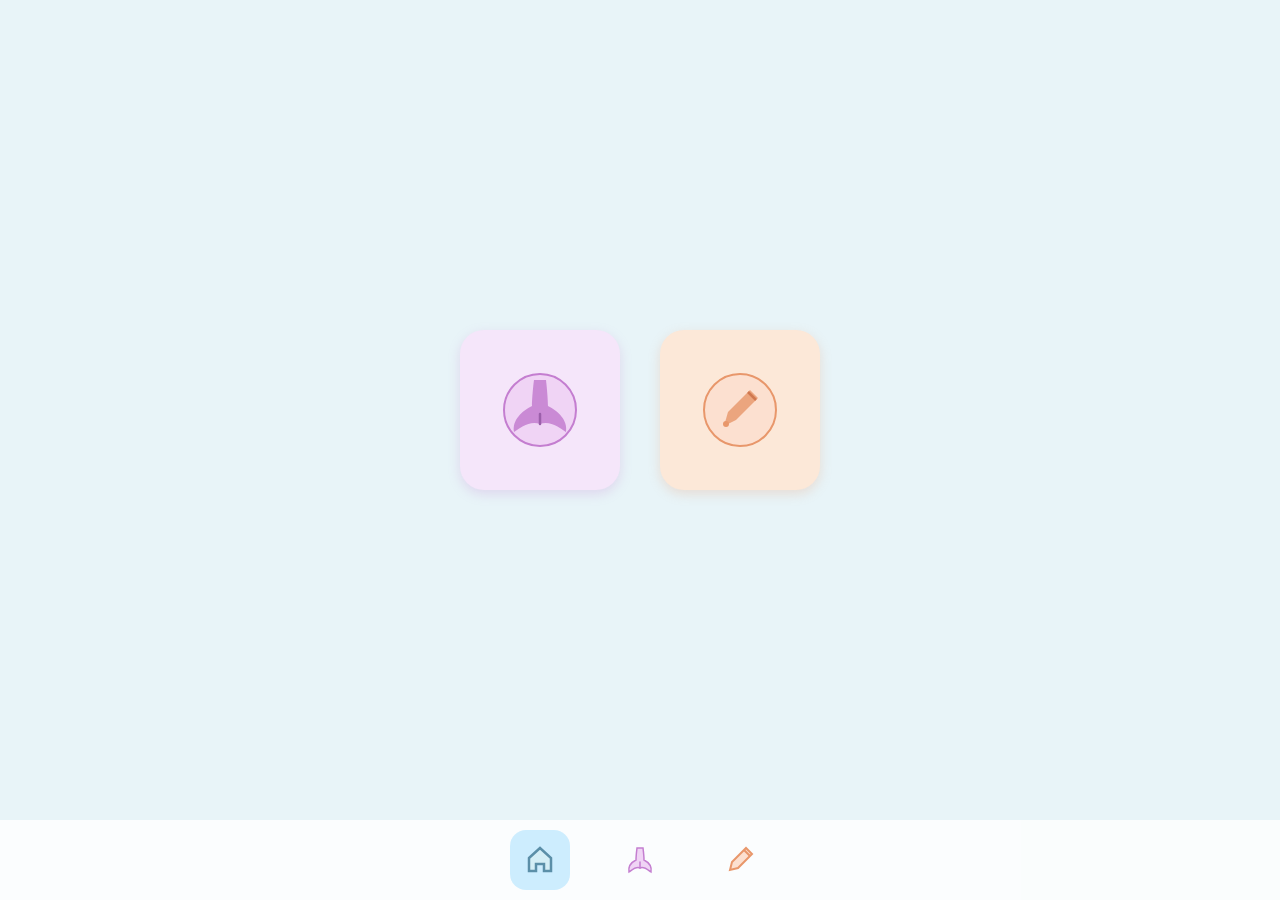
<file: frontend/index.html>
<!DOCTYPE html>
<html lang="en">
<head>
    <meta charset="UTF-8">
    <meta name="viewport" content="width=device-width, initial-scale=1, maximum-scale=1, user-scalable=no, viewport-fit=cover">
    <meta name="apple-mobile-web-app-capable" content="yes">
    <meta name="apple-mobile-web-app-status-bar-style" content="black-translucent">
    <title>Mermaid Create &amp; Play</title>
    <link rel="stylesheet" href="css/style.css?v=3">
</head>
<body>
    <main id="app"></main>

    <nav id="nav-bar">
        <a href="#/home" class="nav-icon" data-view="home" aria-label="Home">
            <svg width="32" height="32" viewBox="0 0 32 32" fill="none" xmlns="http://www.w3.org/2000/svg">
                <path d="M5 14L16 4L27 14V27H20V20H12V27H5V14Z" stroke="#5b8fa8" stroke-width="2.5" fill="#d4eef6"/>
            </svg>
        </a>
        <a href="#/dressup" class="nav-icon" data-view="dressup" aria-label="Dress Up">
            <svg width="32" height="32" viewBox="0 0 32 32" fill="none" xmlns="http://www.w3.org/2000/svg">
                <!-- mermaid tail: narrow stem, bifurcated lobes -->
                <path d="M13 4 C13 4 12 12 12 16 C8 18 4 22 5 28 C8 26 12 22 16 24 C20 22 24 26 27 28 C28 22 24 18 20 16 C20 12 19 4 19 4 Z" stroke="#c47ed0" stroke-width="1.5" fill="#f0d4f5"/>
                <path d="M16 18 L16 24" stroke="#c47ed0" stroke-width="1.5" stroke-linecap="round" fill="none"/>
            </svg>
        </a>
        <a href="#/coloring" class="nav-icon" data-view="coloring" aria-label="Coloring">
            <svg width="32" height="32" viewBox="0 0 32 32" fill="none" xmlns="http://www.w3.org/2000/svg">
                <path d="M6 26L8 18L22 4L28 10L14 24L6 26Z" stroke="#e8976b" stroke-width="2" fill="#fce0d0"/>
                <path d="M20 6L26 12" stroke="#e8976b" stroke-width="2"/>
            </svg>
        </a>
    </nav>

    <script type="module" src="js/app.js?v=14"></script>
</body>
</html>
</file>
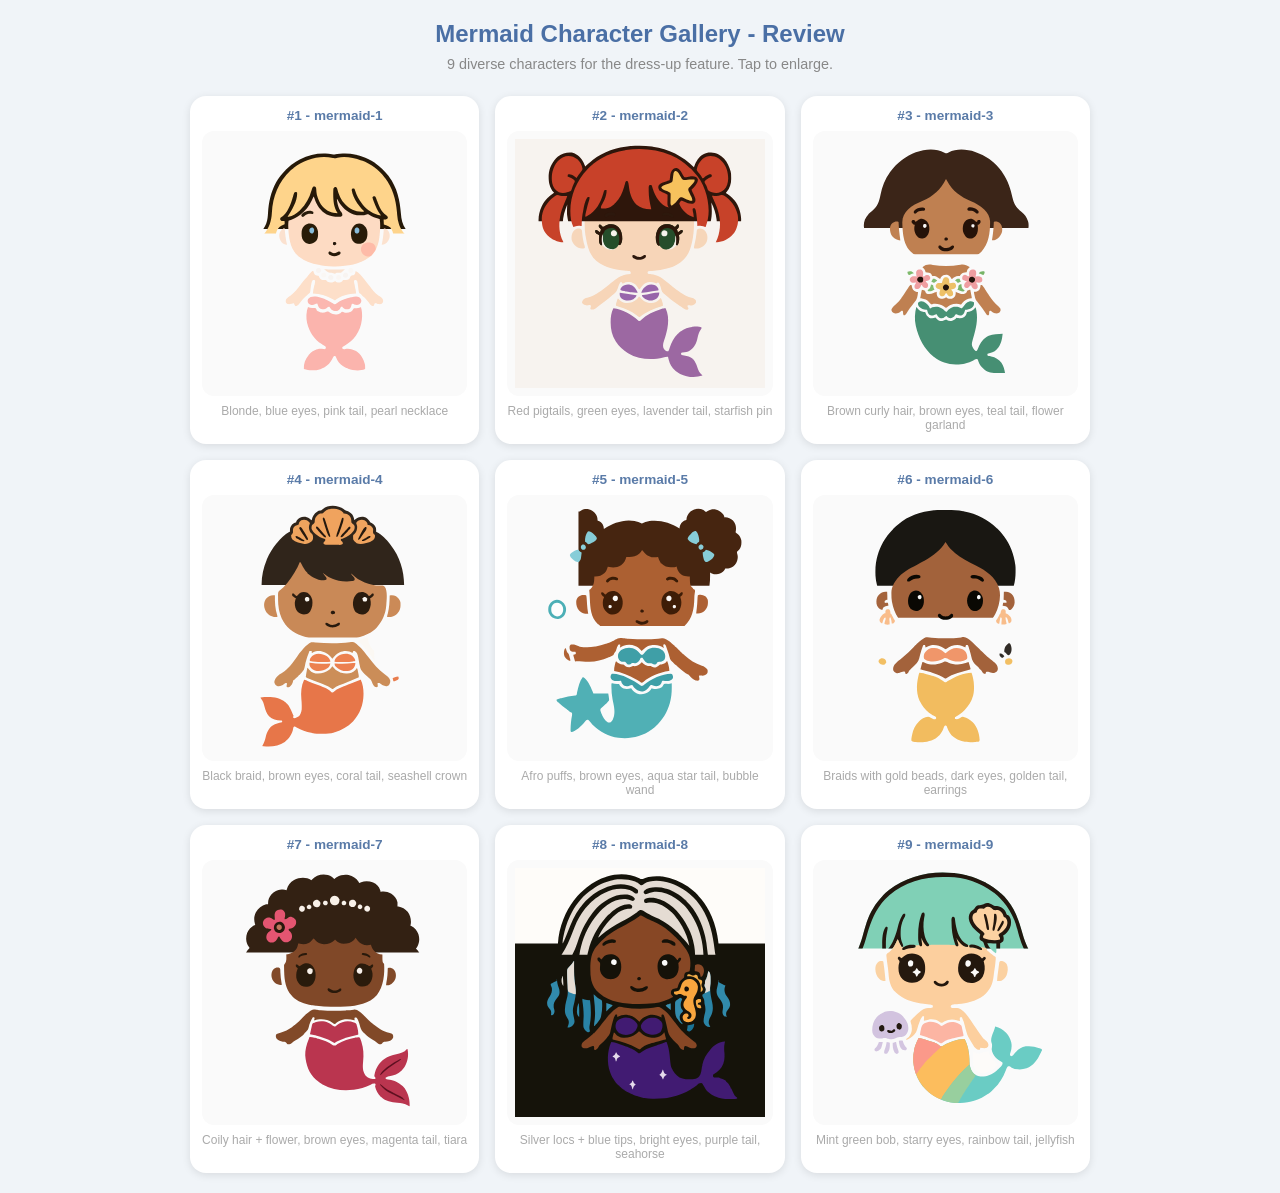
<file: frontend/review.html>
<!DOCTYPE html>
<html lang="en">
<head>
<meta charset="utf-8">
<meta name="viewport" content="width=device-width, initial-scale=1">
<title>Character Review - Mermaid Gallery</title>
<style>
  * { margin: 0; padding: 0; box-sizing: border-box; }
  body {
    font-family: -apple-system, sans-serif;
    background: #f0f4f8;
    padding: 20px;
  }
  h1 {
    text-align: center;
    color: #4a6fa5;
    margin-bottom: 8px;
    font-size: 1.5rem;
  }
  .subtitle {
    text-align: center;
    color: #888;
    margin-bottom: 24px;
    font-size: 0.9rem;
  }
  .grid {
    display: grid;
    grid-template-columns: repeat(3, 1fr);
    gap: 16px;
    max-width: 900px;
    margin: 0 auto;
  }
  .card {
    background: white;
    border-radius: 16px;
    padding: 12px;
    box-shadow: 0 2px 8px rgba(0,0,0,0.1);
    text-align: center;
  }
  .card .label {
    font-weight: 600;
    color: #5a7ba8;
    margin-bottom: 8px;
    font-size: 0.85rem;
  }
  .card .svg-container {
    background: #fafafa;
    border-radius: 12px;
    padding: 8px;
    aspect-ratio: 1;
    display: flex;
    align-items: center;
    justify-content: center;
    margin-bottom: 8px;
  }
  .card .svg-container img {
    max-width: 100%;
    max-height: 100%;
  }
  .card .meta {
    font-size: 0.75rem;
    color: #aaa;
  }
  .row-compare {
    display: flex;
    gap: 16px;
    max-width: 900px;
    margin: 32px auto 0;
    justify-content: center;
  }
  .row-compare .side {
    flex: 1;
    max-width: 300px;
    text-align: center;
  }
  .row-compare .side img {
    max-width: 100%;
    border-radius: 12px;
    background: white;
    padding: 8px;
    box-shadow: 0 2px 8px rgba(0,0,0,0.1);
  }
  .row-compare .side .label {
    font-weight: 600;
    color: #5a7ba8;
    margin-top: 8px;
    font-size: 0.85rem;
  }
</style>
</head>
<body>
  <h1>Mermaid Character Gallery - Review</h1>
  <p class="subtitle">9 diverse characters for the dress-up feature. Tap to enlarge.</p>

  <div class="grid" id="grid"></div>

  <script>
    const characters = [
      { id: "mermaid-1", desc: "Blonde, blue eyes, pink tail, pearl necklace" },
      { id: "mermaid-2", desc: "Red pigtails, green eyes, lavender tail, starfish pin" },
      { id: "mermaid-3", desc: "Brown curly hair, brown eyes, teal tail, flower garland" },
      { id: "mermaid-4", desc: "Black braid, brown eyes, coral tail, seashell crown" },
      { id: "mermaid-5", desc: "Afro puffs, brown eyes, aqua star tail, bubble wand" },
      { id: "mermaid-6", desc: "Braids with gold beads, dark eyes, golden tail, earrings" },
      { id: "mermaid-7", desc: "Coily hair + flower, brown eyes, magenta tail, tiara" },
      { id: "mermaid-8", desc: "Silver locs + blue tips, bright eyes, purple tail, seahorse" },
      { id: "mermaid-9", desc: "Mint green bob, starry eyes, rainbow tail, jellyfish" },
    ];

    const grid = document.getElementById("grid");

    characters.forEach((char, i) => {
      const card = document.createElement("div");
      card.className = "card";
      card.innerHTML = `
        <div class="label">#${i + 1} - ${char.id}</div>
        <div class="svg-container">
          <img src="assets/svg/dressup/${char.id}.svg" alt="${char.id}">
        </div>
        <div class="meta">${char.desc}</div>
      `;
      card.querySelector("img").addEventListener("click", () => {
        window.open(`assets/svg/dressup/${char.id}.svg`, "_blank");
      });
      grid.appendChild(card);
    });
  </script>
</body>
</html>
</file>
<file: frontend/css/style.css>
/* Reset */
* {
    margin: 0;
    padding: 0;
    box-sizing: border-box;
    -webkit-tap-highlight-color: transparent;
}

/* Full-screen iPad app foundation */
html, body {
    width: 100%;
    height: 100%;
    overflow: hidden;
    position: fixed;
    overscroll-behavior: none;
    touch-action: manipulation;
    font-family: -apple-system, sans-serif;
    background: #e8f4f8;
}

/* Main app container */
#app {
    width: 100%;
    height: calc(100% - 80px);
    overflow: hidden;
}

/* Navigation bar - bottom for child thumb reach */
#nav-bar {
    display: flex;
    justify-content: center;
    align-items: center;
    gap: 40px;
    padding: 10px;
    height: 80px;
    background: rgba(255, 255, 255, 0.8);
    position: fixed;
    bottom: 0;
    left: 0;
    right: 0;
    z-index: 5;
}

/* Navigation icons - FOUN-01: 60pt minimum tap targets */
.nav-icon {
    width: 60px;
    height: 60px;
    min-width: 60px;
    min-height: 60px;
    display: flex;
    align-items: center;
    justify-content: center;
    border-radius: 16px;
    text-decoration: none;
    touch-action: manipulation;
    transition: background 0.15s ease;
}

.nav-icon.active {
    background: rgba(100, 200, 255, 0.3);
}

/* SVG interaction regions */
[data-region] {
    cursor: pointer;
    touch-action: manipulation;
}

[data-region]:active {
    opacity: 0.8;
}

/* Sparkle animation */
.sparkle {
    animation: sparkle-fade 0.6s ease-out forwards;
    pointer-events: none;
}

@keyframes sparkle-fade {
    0% {
        opacity: 1;
        transform: scale(0);
    }
    50% {
        opacity: 1;
        transform: scale(1.2);
    }
    100% {
        opacity: 0;
        transform: scale(0.5) translateY(-10px);
    }
}

/* Home screen activity buttons */
.home-grid {
    display: flex;
    justify-content: center;
    align-items: center;
    gap: 40px;
    height: 100%;
}

.activity-btn {
    min-width: 120px;
    min-height: 120px;
    width: 160px;
    height: 160px;
    display: flex;
    align-items: center;
    justify-content: center;
    border-radius: 24px;
    text-decoration: none;
    touch-action: manipulation;
    transition: transform 0.15s ease, box-shadow 0.15s ease;
}

.activity-btn:active {
    transform: scale(0.95);
}

.activity-btn--dressup {
    background: #f5e6fa;
    box-shadow: 0 4px 12px rgba(196, 126, 208, 0.25);
}

.activity-btn--coloring {
    background: #fce8d8;
    box-shadow: 0 4px 12px rgba(232, 151, 107, 0.25);
}

/* Dress-up view */
.dressup-view {
    display: flex;
    flex-direction: column;
    height: 100%;
    position: relative;
    z-index: 10;
}

.mermaid-container {
    flex: 1;
    overflow: hidden;
    display: flex;
    justify-content: center;
    align-items: center;
    padding: 8px;
}

.mermaid-container svg {
    max-width: 100%;
    max-height: 100%;
}

/* Selection panel */
.selection-panel {
    flex-shrink: 0;
    background: rgba(255, 255, 255, 0.9);
    border-top: 1px solid rgba(0, 0, 0, 0.1);
    position: relative;
    z-index: 20;
    padding: 8px;
}

/* Character gallery -- 3x3 grid of mermaid buttons */
.character-gallery {
    display: grid;
    grid-template-columns: repeat(3, 1fr);
    gap: 8px;
    padding: 0 8px 8px;
    max-width: 280px;
    margin: 0 auto;
}

.char-btn {
    width: 100%;
    aspect-ratio: 1;
    min-width: 60px;
    min-height: 60px;
    border: 3px solid #ddd;
    border-radius: 14px;
    background: rgba(200, 220, 240, 0.2);
    display: flex;
    align-items: center;
    justify-content: center;
    touch-action: manipulation;
    cursor: pointer;
}

.char-btn.selected {
    border-color: #c47ed0;
    background: rgba(196, 126, 208, 0.15);
}

.char-btn:active {
    transform: scale(0.93);
}

.char-btn img {
    width: 100%;
    height: 100%;
    object-fit: contain;
    pointer-events: none;
}

.char-num {
    font-size: 1.2rem;
    font-weight: 700;
    color: #7eb8c8;
    pointer-events: none;
}

/* Color row -- swatches + undo in one horizontal strip */
.color-row {
    display: flex;
    align-items: center;
    gap: 8px;
    padding: 4px 8px;
}

.color-section {
    display: flex;
    gap: 6px;
    overflow-x: auto;
    -webkit-overflow-scrolling: touch;
    flex: 1;
    padding: 4px 0;
}

.category-tabs {
    display: flex;
    justify-content: center;
    gap: 8px;
    padding: 4px 8px;
}

.cat-tab,
.undo-btn {
    width: 60px;
    height: 60px;
    min-width: 60px;
    min-height: 60px;
    border: 2px solid transparent;
    border-radius: 14px;
    background: rgba(200, 220, 240, 0.3);
    display: flex;
    align-items: center;
    justify-content: center;
    touch-action: manipulation;
    cursor: pointer;
}

.cat-tab.active {
    border-color: #5b8fa8;
    background: rgba(100, 200, 255, 0.2);
}

.undo-btn {
    margin-left: auto;
}

.undo-btn.disabled {
    opacity: 0.35;
    pointer-events: none;
}

.options-row {
    display: flex;
    gap: 8px;
    padding: 8px;
    overflow-x: auto;
    -webkit-overflow-scrolling: touch;
    justify-content: center;
}

.option-btn {
    width: 64px;
    height: 64px;
    min-width: 64px;
    min-height: 64px;
    border: 2px solid transparent;
    border-radius: 14px;
    background: rgba(200, 220, 240, 0.2);
    display: flex;
    align-items: center;
    justify-content: center;
    touch-action: manipulation;
    cursor: pointer;
}

.option-btn.selected {
    border-color: #c47ed0;
    background: rgba(196, 126, 208, 0.15);
}

.option-btn svg {
    width: 48px;
    height: 48px;
    max-width: 48px;
    max-height: 48px;
}

/* Color swatches */
.color-swatch {
    width: 52px;
    height: 52px;
    min-width: 52px;
    min-height: 52px;
    border-radius: 50%;
    border: 3px solid white;
    box-shadow: 0 1px 3px rgba(0, 0, 0, 0.2);
    cursor: pointer;
    touch-action: manipulation;
}

/* Celebration sparkle animation */
.sparkle.celebration {
    animation: celebration-sparkle 1s ease-out forwards;
    pointer-events: none;
}

@keyframes celebration-sparkle {
    0% {
        opacity: 1;
        transform: scale(0);
    }
    30% {
        opacity: 1;
        transform: scale(1.5);
    }
    100% {
        opacity: 0;
        transform: scale(0.3) translateY(-30px);
    }
}

/* Coloring gallery */
.coloring-gallery {
    display: grid;
    grid-template-columns: repeat(2, 1fr);
    gap: 16px;
    padding: 16px;
    height: 100%;
    overflow-y: auto;
    overflow-x: hidden;
    align-content: start;
    -webkit-overflow-scrolling: touch;
    box-sizing: border-box;
}

.gallery-thumb {
    aspect-ratio: 3 / 4;
    border: 3px solid #ddd;
    border-radius: 16px;
    background: white;
    padding: 8px;
    cursor: pointer;
    touch-action: manipulation;
    min-height: 120px;
    max-height: 260px;
    overflow: hidden;
}

.gallery-thumb:active {
    transform: scale(0.95);
    border-color: #5b8fa8;
}

.gallery-thumb img {
    width: 100%;
    height: 100%;
    object-fit: contain;
    pointer-events: none;
}

/* Coloring view */
.coloring-view {
    display: flex;
    flex-direction: column;
    height: 100%;
    position: relative;
    z-index: 10;
}

.coloring-page-container {
    flex: 1;
    overflow: hidden;
    display: flex;
    justify-content: center;
    align-items: center;
    padding: 8px;
    position: relative;
}

#coloring-canvas {
    position: absolute;
    top: 50%;
    left: 50%;
    transform: translate(-50%, -50%);
    max-width: calc(100% - 32px);
    max-height: calc(100% - 32px);
    touch-action: manipulation;
}

.coloring-svg-overlay {
    position: absolute;
    top: 50%;
    left: 50%;
    transform: translate(-50%, -50%);
    max-width: calc(100% - 32px);
    max-height: calc(100% - 32px);
    pointer-events: none;
    /* Without width/height attrs, SVG needs explicit sizing.
       aspect-ratio ensures it scales proportionally like the canvas. */
    aspect-ratio: 1;
    width: 100%;
    height: auto;
}

/* Coloring panel */
.coloring-panel {
    flex-shrink: 0;
    background: rgba(255, 255, 255, 0.9);
    border-top: 1px solid rgba(0, 0, 0, 0.1);
    position: relative;
    z-index: 20;
}

.coloring-toolbar {
    display: flex;
    gap: 8px;
    padding: 4px 8px;
    justify-content: space-between;
}

.back-btn,
.tool-btn {
    width: 60px;
    height: 60px;
    min-width: 60px;
    min-height: 60px;
    border: 2px solid transparent;
    border-radius: 14px;
    background: rgba(200, 220, 240, 0.3);
    display: flex;
    align-items: center;
    justify-content: center;
    touch-action: manipulation;
    cursor: pointer;
}

.tool-btn.selected {
    border-color: #5b8fa8;
    background: rgba(100, 200, 255, 0.2);
}

/* Coloring color swatch selected state */
.color-swatch.selected {
    border-color: #5b8fa8;
    box-shadow: 0 0 0 2px #5b8fa8;
}

/* "Color This!" button in dress-up selection panel */
.color-this-btn {
    display: block;
    width: calc(100% - 16px);
    margin: 6px 8px 4px;
    min-height: 60px;
    padding: 10px 16px;
    font-size: 1.2rem;
    font-weight: 700;
    letter-spacing: 0.01em;
    color: #fff;
    background: linear-gradient(135deg, #ff6b9d 0%, #ff8c42 100%);
    border: none;
    border-radius: 18px;
    box-shadow: 0 4px 12px rgba(255, 107, 157, 0.35);
    cursor: pointer;
    touch-action: manipulation;
    transition: transform 0.12s ease, box-shadow 0.12s ease;
    -webkit-font-smoothing: antialiased;
}

.color-this-btn:hover {
    transform: translateY(-1px);
    box-shadow: 0 6px 16px rgba(255, 107, 157, 0.45);
}

.color-this-btn:active {
    transform: scale(0.96);
    box-shadow: 0 2px 8px rgba(255, 107, 157, 0.3);
}

/* Loading state */
.loading {
    display: flex;
    justify-content: center;
    align-items: center;
    height: 100%;
    font-size: 1.5rem;
    color: #7eb8c8;
}
</file>
